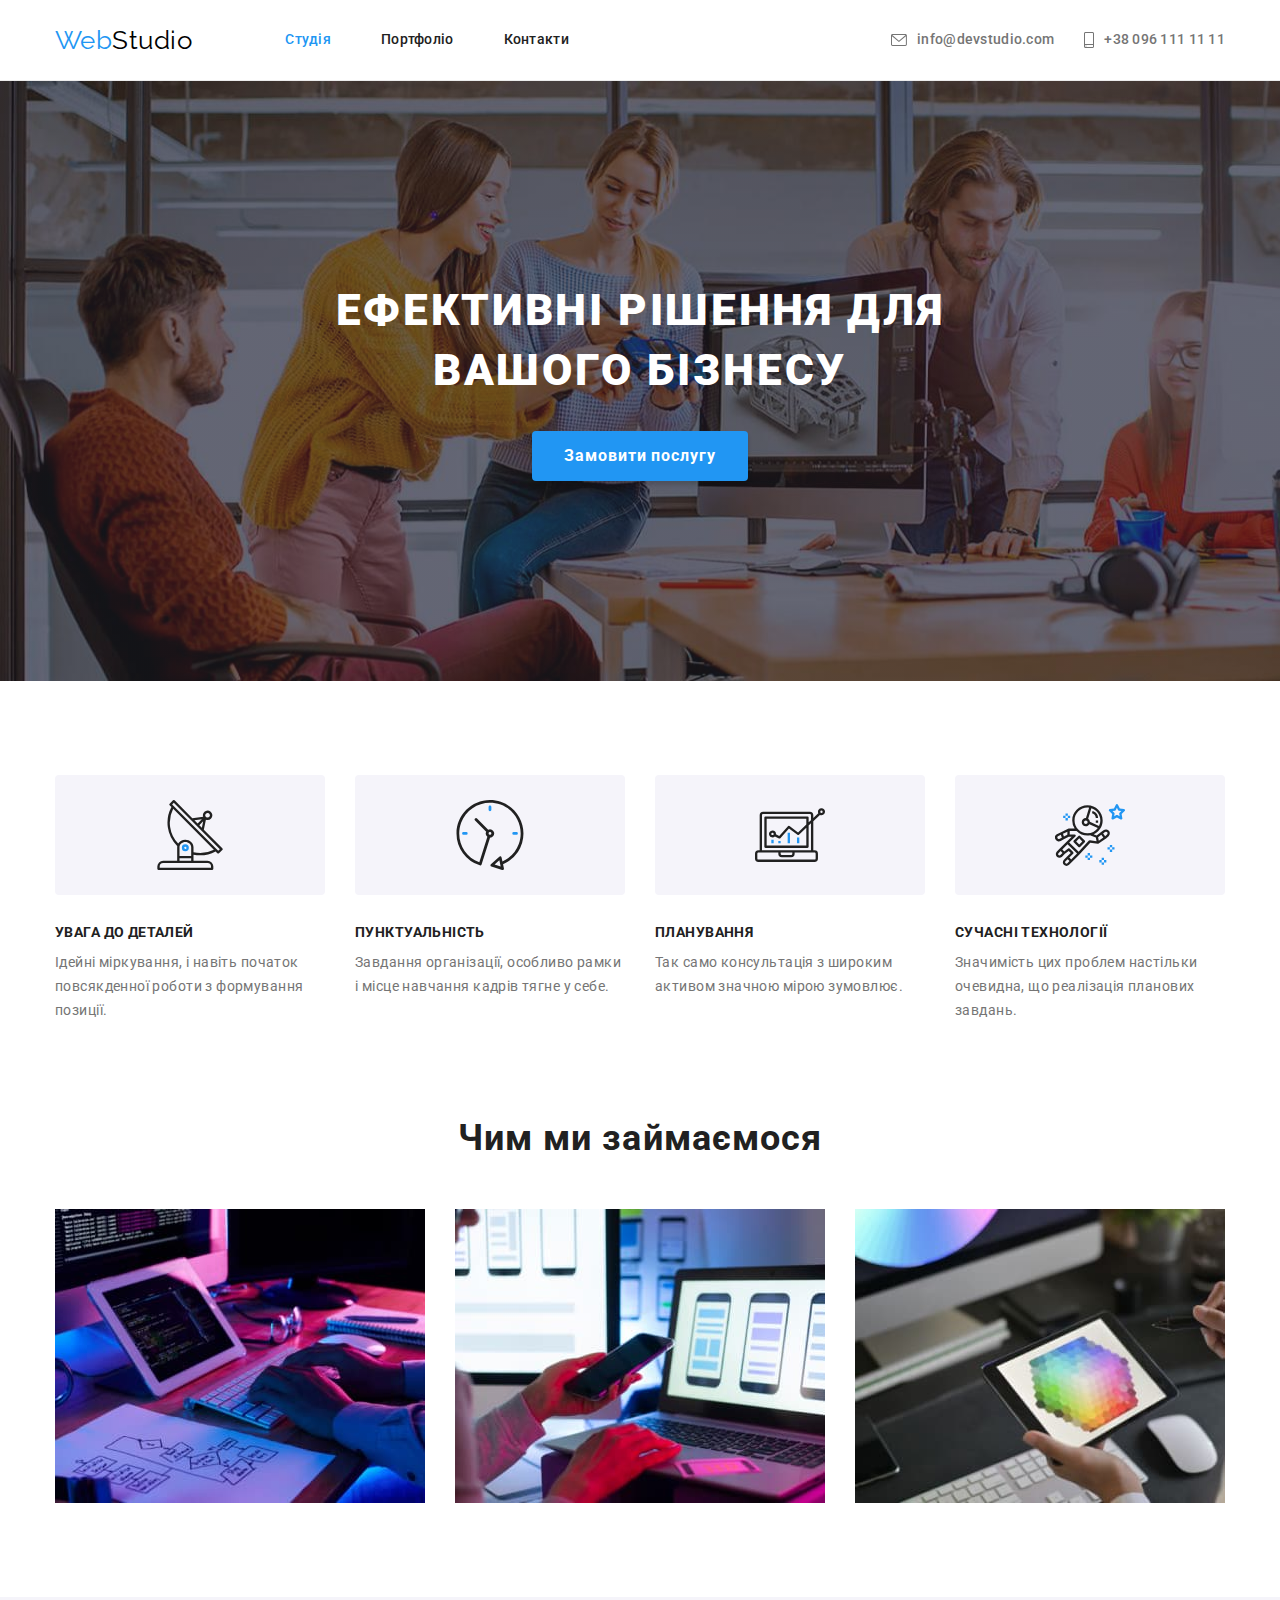
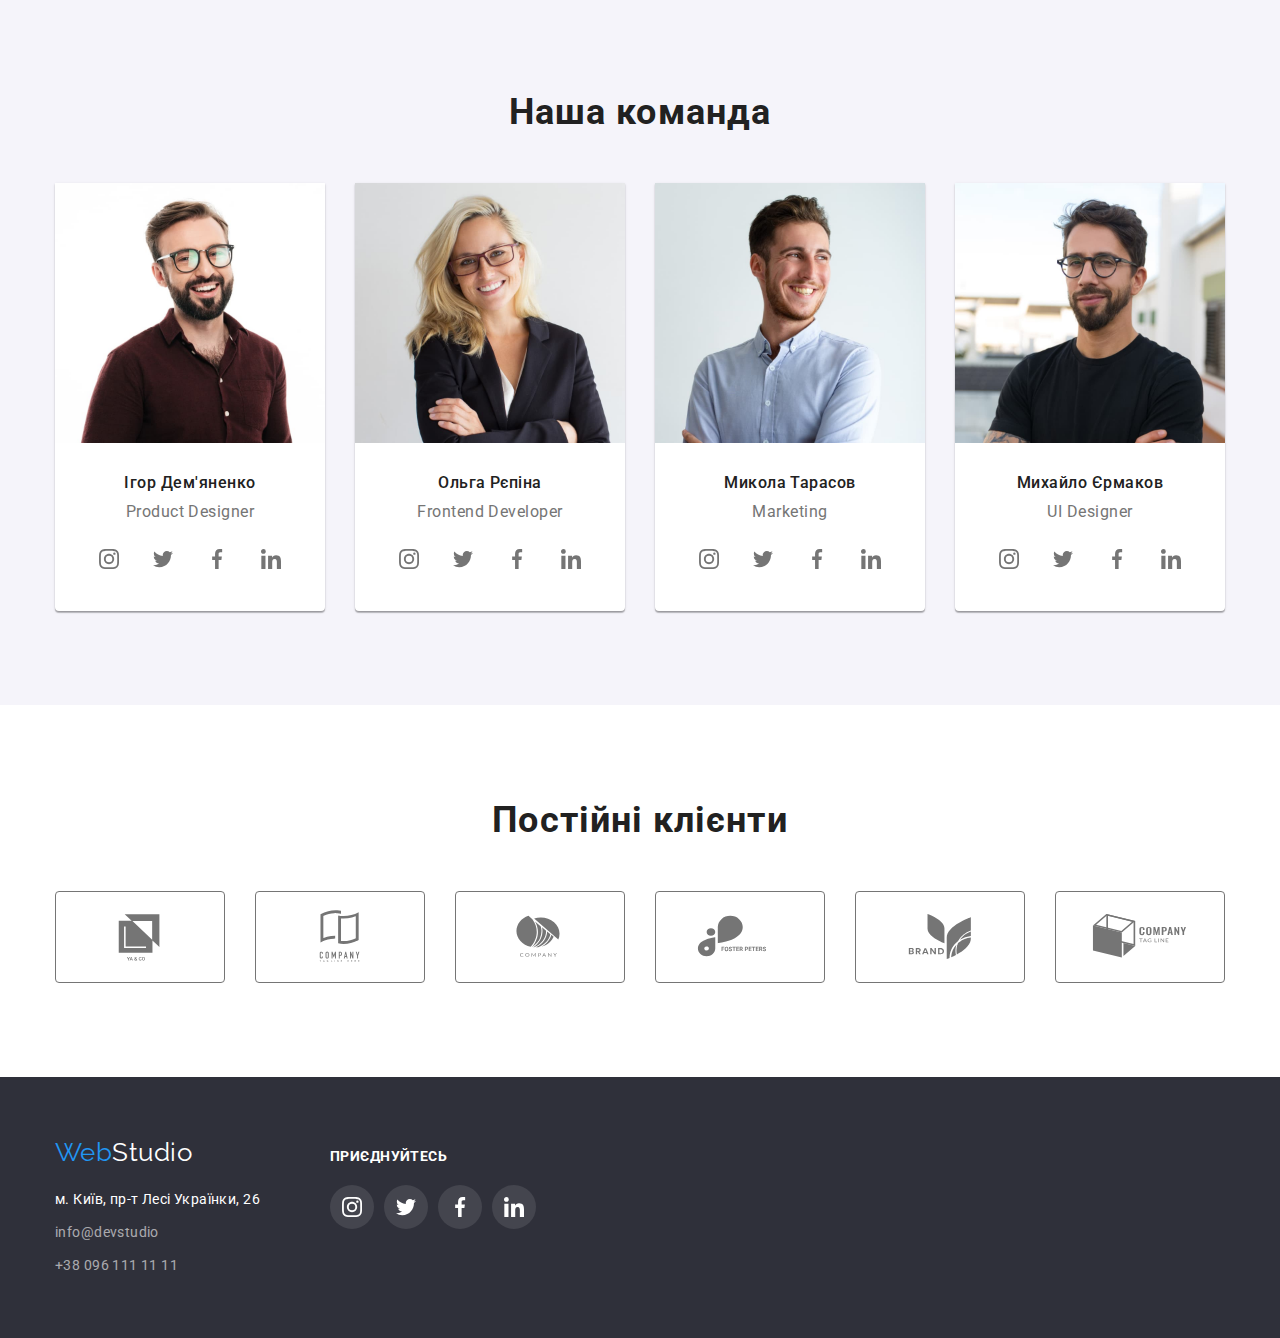
<file: index.html>
<!DOCTYPE html>
<html lang="uk">

<head>
    <meta charset="UTF-8">
    <meta http-equiv="X-UA-Compatible" content="IE=edge">
    <meta name="viewport" content="width=device-width, initial-scale=1.0">
    <title>Студія</title>
    
    <link rel="preconnect" href="https://fonts.googleapis.com">
    <link rel="preconnect" href="https://fonts.gstatic.com" crossorigin>
    <link href="https://fonts.googleapis.com/css2?family=Raleway:wght@700&family=Roboto:wght@400;500;700;900&display=swap" rel="stylesheet">
    <link rel="stylesheet" href="https://cdn.jsdelivr.net/npm/modern-normalize@1.1.0/modern-normalize.min.css">
    <link rel="stylesheet" href="./css/styles.css">

</head>

<body>
    <header class="page-header">
        <div class="container page-header-container">
            <nav class="menu">
                <a class="logo link" href="https://sergstorozhev1984.github.io/goit-markup-hw-03/"><span
                        class="logo-accent">Web</span>Studio</a>
                <ul class="site-nav list">
                    <li class="item"><a class="site-nav-link link current" href="./index.html">Студія</a></li>
                    <li class="item"><a class="site-nav-link link" href="./portfolio.html">Портфоліо</a></li>
                    <li class="item"><a class="site-nav-link link" href="">Контакти</a></li>
                </ul>
            </nav>

            <ul class="auth-nav list">
                <li class="item mail"><a href="mailto:info@devstudio.com" class="auth-nav-link mail-link link ">
                    <svg class="icon-mail" width="16" height="12">
                        <use href="./images/icons.svg#icon-envelope"></use>
                    </svg>
                    info@devstudio.com</a></li>
                <li class="item"><a href="tel:+380961111111" class="auth-nav-link tel-link link">
                    <svg class="icon-tel" width="10" height="16">
                        <use href="./images/icons.svg#icon-smartphone"></use>
                    </svg>
                    +38 096 111 11 11</a></li>
            </ul>
        </div>
    </header>
    <main>
        <section class="hero">
            <h1 class="hero-title">Ефективні рішення для вашого бізнесу</h1>
            <button class="modal-btn" type="button">Замовити послугу</button>
        </section>
        <section class="section-features section">
            <div class="container">
                <h2 class="section-title visually-hidden">Особливості</h2>
                <ul class="features list">
                    <li class="item">
                        <div class="futures-icons">
                            <svg class="icon-antenna" width="70" height="70">
                                <use href="./images/icons.svg#icon-antenna"></use>
                            </svg>
                        </div>
                        
                        <h3 class="features-item-title">УВАГА ДО ДЕТАЛЕЙ</h3>
                        <p class="features-description">Ідейні міркування, і навіть початок повсякденної роботи з формування позиції.</p>
                    </li>
                    <li class="item">
                        <div class="futures-icons">
                            <svg class="icon-clock" width="70" height="70">
                                <use href="./images/icons.svg#icon-clock"></use>
                            </svg>
                        </div>
                        <h3 class="features-item-title">ПУНКТУАЛЬНІСТЬ</h3>
                        <p class="features-description">Завдання організації, особливо рамки і місце навчання кадрів тягне у себе.</p>
                    </li>
                    <li class="item">
                        <div class="futures-icons">
                            <svg class="icon-diagram" width="70" height="70">
                                <use href="./images/icons.svg#icon-diagram"></use>
                            </svg>
                        </div>
                        <h3 class="features-item-title">ПЛАНУВАННЯ</h3>
                        <p class="features-description">Так само консультація з широким активом значною мірою зумовлює.</p>
                    </li>
                    <li class="item">
                        <div class="futures-icons">
                            <svg class="icon-astronaut" width="70" height="70">
                                <use href="./images/icons.svg#icon-astronaut"></use>
                            </svg>
                        </div>
                        <h3 class="features-item-title">СУЧАСНІ ТЕХНОЛОГІЇ</h3>
                        <p class="features-description">Значимість цих проблем настільки очевидна, що реалізація планових завдань.</p>
                    </li>
                </ul>
            </div>
        </section>
        <section class="section-speciality section">
            <div class="container">
                <h2 class="section-title ">Чим ми займаємося</h2>
                <ul class="speciality list">
                    <li class="item"><img src="./images/codding.jpg" alt="розробка" width="370"></li>
                    <li class="item"><img src="./images/mobile.jpg" alt="мобільні додатки" width="370"></li>
                    <li class="item"><img src="./images/games.jpg" alt="ігри" width="370"></li>
                </ul>
            </div>
        </section>
        <section class="section section-our-team">
            <div class="container">
                <h2 class="section-title">Наша команда</h2>
                <ul class="our-team list">
                    <li class="item">
                        <img class="team-member-picture" src="./images/product_designer.jpg"
                            alt="Ігор Дем'яненко - продакт-дізайнер" width="270">
                        <h3 class="team-member-name">Ігор Дем'яненко</h3>
                        <p class="team-member-job">Product Designer</p>
                        <ul class="social-list list">
                            <li class="social-list-item">
                                <a href="" class="social-list-link link">
                                    <svg class="social-list-icon" width="20" height="20">
                                        <use href="./images/icons.svg#icon-instagram"></use>
                                    </svg>
                            </a></li>
                            <li class="social-list-item"><a href="" class="social-list-link link">
                                <svg class="social-list-icon" width="20" height="20">
                                    <use href="./images/icons.svg#icon-twitter"></use>
                                </svg>
                            </a></li>
                            <li class="social-list-item"><a href="" class="social-list-link link">
                                <svg class="social-list-icon" width="20" height="20">
                                    <use href="./images/icons.svg#icon-facebook"></use>
                                </svg>
                            </a></li>
                            <li class="social-list-item"><a href="" class="social-list-link link">
                                <svg class="social-list-icon" width="20" height="20">
                                    <use href="./images/icons.svg#icon-linkedin"></use>
                                </svg>
                            </a></li>
                        </ul>
                    </li>
                    <li class="item">
                        <img class="team-member-picture" src="./images/frontend_developer.jpg"
                            alt="Ольга Рєпіна - фронтенд-розробник" width="270">
                        <h3 class="team-member-name">Ольга Рєпіна</h3>
                        <p class="team-member-job">Frontend Developer</p>
                        <ul class="social-list list">
                            <li class="social-list-item">
                                <a href="" class="social-list-link link">
                                    <svg class="social-list-icon" width="20" height="20">
                                        <use href="./images/icons.svg#icon-instagram"></use>
                                    </svg>
                            </a></li>
                            <li class="social-list-item"><a href="" class="social-list-link link">
                                <svg class="social-list-icon" width="20" height="20">
                                    <use href="./images/icons.svg#icon-twitter"></use>
                                </svg>
                            </a></li>
                            <li class="social-list-item"><a href="" class="social-list-link link">
                                <svg class="social-list-icon" width="20" height="20">
                                    <use href="./images/icons.svg#icon-facebook"></use>
                                </svg>
                            </a></li>
                            <li class="social-list-item"><a href="" class="social-list-link link">
                                <svg class="social-list-icon" width="20" height="20">
                                    <use href="./images/icons.svg#icon-linkedin"></use>
                                </svg>
                            </a></li>
                        </ul>
                    </li>
                    <li class="item">
                        <img class="team-member-picture" src="./images/marketing.jpg" alt="Микола Тарасов - маркетинг"
                            width="270">
                        <h3 class="team-member-name">Микола Тарасов</h3>
                        <p class="team-member-job">Marketing</p>
                        <ul class="social-list list">
                            <li class="social-list-item">
                                <a href="" class="social-list-link link">
                                    <svg class="social-list-icon" width="20" height="20">
                                        <use href="./images/icons.svg#icon-instagram"></use>
                                    </svg>
                            </a></li>
                            <li class="social-list-item"><a href="" class="social-list-link link">
                                <svg class="social-list-icon" width="20" height="20">
                                    <use href="./images/icons.svg#icon-twitter"></use>
                                </svg>
                            </a></li>
                            <li class="social-list-item"><a href="" class="social-list-link link">
                                <svg class="social-list-icon" width="20" height="20">
                                    <use href="./images/icons.svg#icon-facebook"></use>
                                </svg>
                            </a></li>
                            <li class="social-list-item"><a href="" class="social-list-link link">
                                <svg class="social-list-icon" width="20" height="20">
                                    <use href="./images/icons.svg#icon-linkedin"></use>
                                </svg>
                            </a></li>
                        </ul>
                    </li>
                    <li class="item">
                        <img class="team-member-picture" src="./images/ui_designer.jpg"
                            alt="Михайло Єрмаков - юай-дізайнер" width="270">
                        <h3 class="team-member-name">Михайло Єрмаков</h3>
                        <p class="team-member-job">UI Designer</p>
                        <ul class="social-list list">
                            <li class="social-list-item">
                                <a href="" class="social-list-link link">
                                    <svg class="social-list-icon" width="20" height="20">
                                        <use href="./images/icons.svg#icon-instagram"></use>
                                    </svg>
                            </a></li>
                            <li class="social-list-item"><a href="" class="social-list-link link">
                                <svg class="social-list-icon" width="20" height="20">
                                    <use href="./images/icons.svg#icon-twitter"></use>
                                </svg>
                            </a></li>
                            <li class="social-list-item"><a href="" class="social-list-link link">
                                <svg class="social-list-icon" width="20" height="20">
                                    <use href="./images/icons.svg#icon-facebook"></use>
                                </svg>
                            </a></li>
                            <li class="social-list-item"><a href="" class="social-list-link link">
                                <svg class="social-list-icon" width="20" height="20">
                                    <use href="./images/icons.svg#icon-linkedin"></use>
                                </svg>
                            </a></li>
                        </ul>
                    </li>
                </ul>
            </div>
        </section>
        <section class="section" >
            <div class="container">
                <h2 class="section-title">Постійні клієнти</h2>
                <ul class="clients-list list">
                    <li class="clients-list-item">
                        <a href="" class="clients-list-links link">
                            <svg class="clients-list-icon" width="106" height="60">
                                <use href="./images/icons.svg#icon-logo-ya"></use>
                            </svg>
                        </a>
                    </li>
                    <li class="clients-list-item">
                        <a href="" class="clients-list-links link">
                            <svg class="clients-list-icon" width="106" height="60">
                                <use href="./images/icons.svg#icon-logo-tag-line"></use>
                            </svg>
                        </a>
                    </li>
                    <li class="clients-list-item">
                        <a href="" class="clients-list-links link">
                            <svg class="clients-list-icon" width="106" height="60">
                                <use href="./images/icons.svg#icon-logo-company"></use>
                            </svg>
                        </a>
                    </li>
                    <li class="clients-list-item">
                        <a href="" class="clients-list-links link">
                            <svg class="clients-list-icon" width="106" height="60">
                                <use href="./images/icons.svg#icon-logo-foster"></use>
                            </svg>
                        </a>
                    </li>
                    <li class="clients-list-item">
                        <a href="" class="clients-list-links link">
                            <svg class="clients-list-icon" width="106" height="60">
                                <use href="./images/icons.svg#icon-logo-brand"></use>
                            </svg>
                        </a>
                    </li>
                    <li class="clients-list-item">
                        <a href="" class="clients-list-links link">
                            <svg class="clients-list-icon" width="106" height="60">
                                <use href="./images/icons.svg#icon-logo-tag"></use>
                            </svg>
                        </a>
                    </li>
                </ul>
            </div>
        </section>
    </main>
    <footer class="footer">
        <div class="container footer-container">
            <div class="address">
                <a class="logo footer-logo link" href="https://sergstorozhev1984.github.io/goit-markup-hw-03/"><span
                        class="logo-accent">Web</span>Studio</a>
                <address>
                    <ul class="contacts list">
                        <li class="item"><a class="contacts-map link"
                                href="https://www.google.com/maps/d/viewer?mid=10uSM3H-mIU3GznYo2szRIEphczw&hl=en_US&ll=50.42732700000001%2C30.538092&z=17"
                                target="_blank" rel="noopener noreferrer">м. Київ, пр-т Лесі Українки, 26</a></li>
                        <li class="item"><a class="contacts-mail link" href="mailto:info@devstudio.com">info@devstudio</a>
                        </li>
                        <li class="item"><a class="contacts-tel link" href="tel:+380961111111">+38 096 111 11 11</a></li>
                    </ul>
                
                </address>
            </div>
            <div class="join">
                <h3 class="title-join">приєднуйтесь</h3>
                <ul class="social-list list">
                    <li class="social-list-item">
                        <a href="" class="social-list-link link">
                            <svg class="social-list-icon" width="20" height="20">
                                <use href="./images/icons.svg#icon-instagram"></use>
                            </svg>
                        </a>
                    </li>
                    <li class="social-list-item"><a href="" class="social-list-link link">
                            <svg class="social-list-icon" width="20" height="20">
                                <use href="./images/icons.svg#icon-twitter"></use>
                            </svg>
                        </a></li>
                    <li class="social-list-item"><a href="" class="social-list-link link">
                            <svg class="social-list-icon" width="20" height="20">
                                <use href="./images/icons.svg#icon-facebook"></use>
                            </svg>
                        </a></li>
                    <li class="social-list-item"><a href="" class="social-list-link link">
                            <svg class="social-list-icon" width="20" height="20">
                                <use href="./images/icons.svg#icon-linkedin"></use>
                            </svg>
                        </a></li>
                </ul>
            </div>
            
        </div>

    </footer>
</body>

</html>
</file>
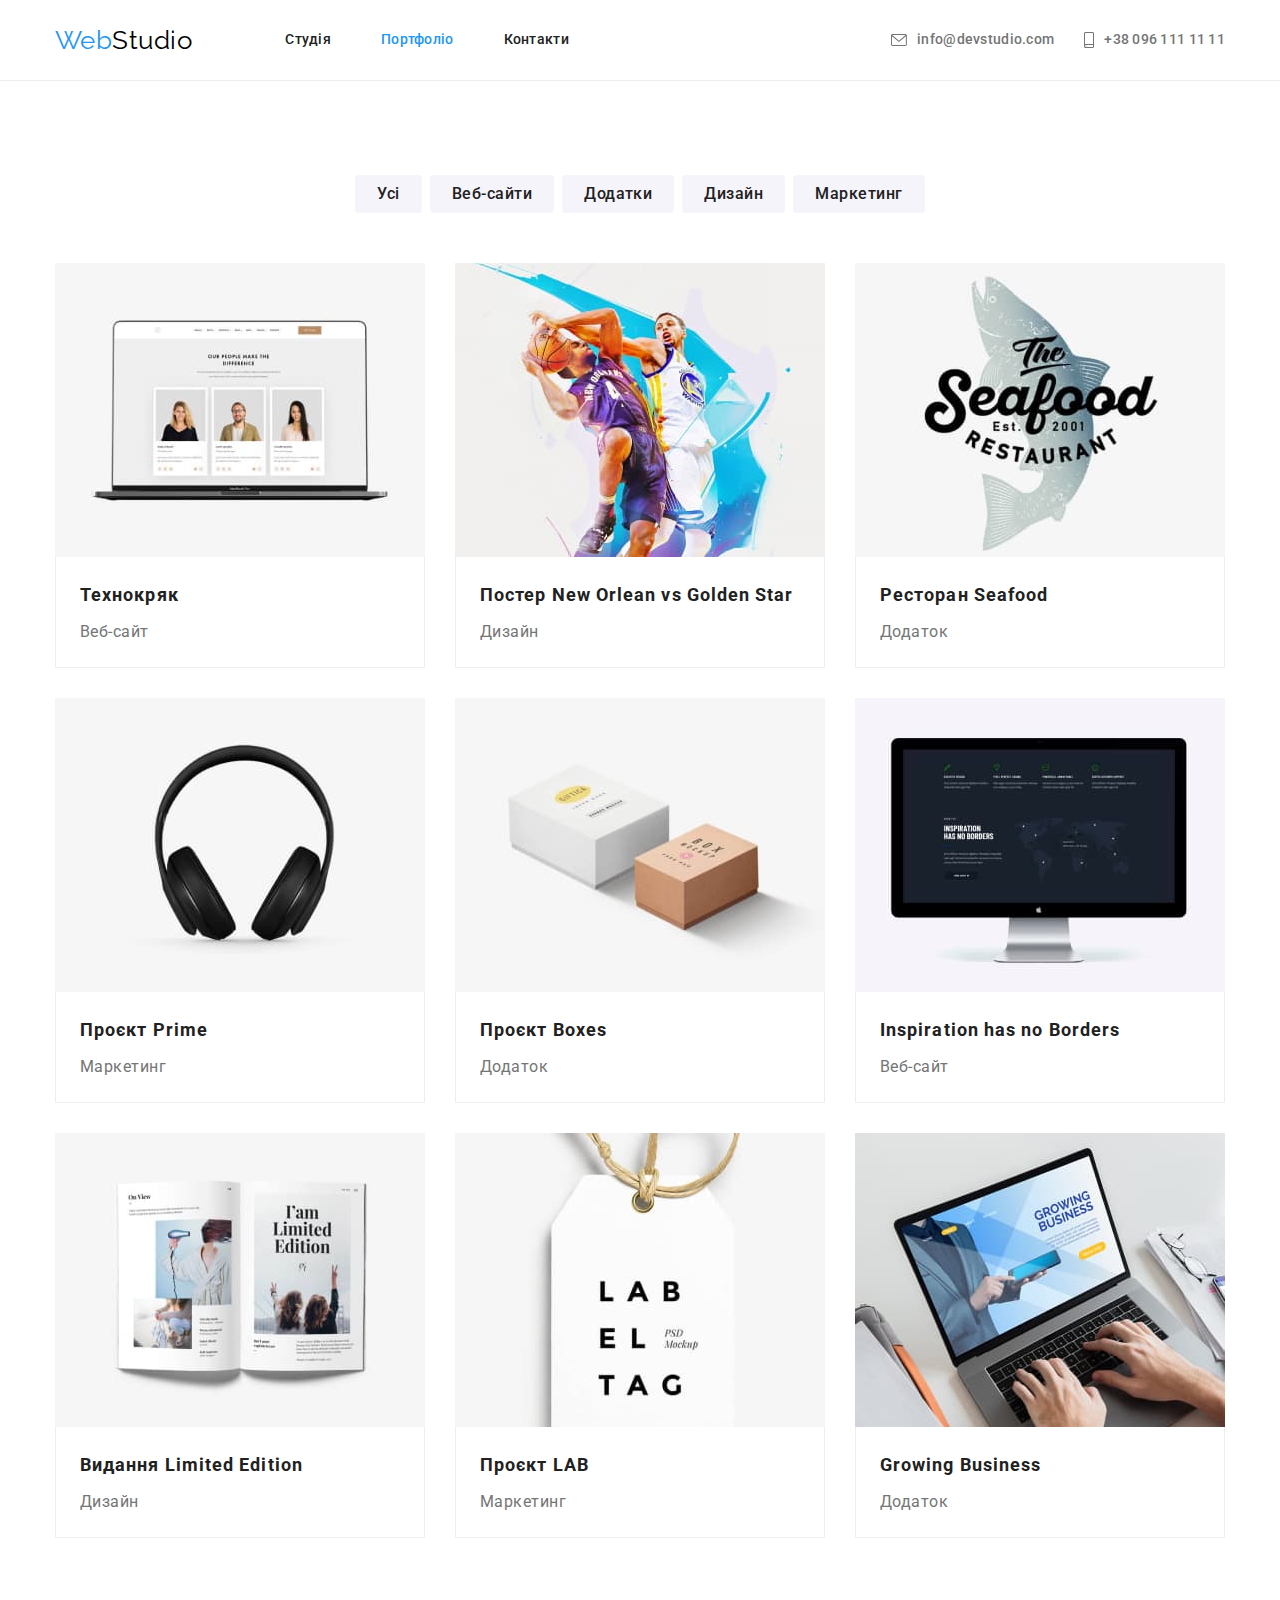
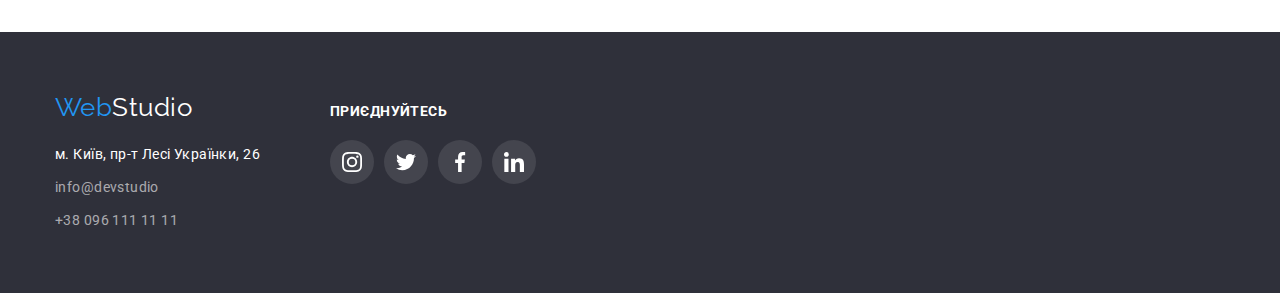
<file: portfolio.html>
<!DOCTYPE html>
<html lang="uk">

<head>
    <meta charset="UTF-8">
    <meta http-equiv="X-UA-Compatible" content="IE=edge">
    <meta name="viewport" content="width=device-width, initial-scale=1.0">
    <title>Портфоліо</title>

    <link rel="preconnect" href="https://fonts.googleapis.com">
    <link rel="preconnect" href="https://fonts.gstatic.com" crossorigin>
    <link
        href="https://fonts.googleapis.com/css2?family=Raleway:wght@700&family=Roboto:wght@400;500;700;900&display=swap"
        rel="stylesheet">
    <link rel="stylesheet" href="https://cdn.jsdelivr.net/npm/modern-normalize@1.1.0/modern-normalize.min.css">
    <link rel="stylesheet" href="./css/styles.css">

</head>

<body>
    <header class="page-header">
        <div class="container page-header-container">
            <nav class="menu">
                <a class="logo link" href="https://sergstorozhev1984.github.io/goit-markup-hw-03/"><span
                        class="logo-accent">Web</span>Studio</a>
                <ul class="site-nav list">
                    <li class="item"><a class="site-nav-link link" href="./index.html">Студія</a></li>
                    <li class="item"><a class="site-nav-link link current" href="./portfolio.html">Портфоліо</a></li>
                    <li class="item"><a class="site-nav-link link" href="">Контакти</a></li>
                </ul>
            </nav>
    
            <ul class="auth-nav list">
                <li class="item mail"><a href="mailto:info@devstudio.com" class="auth-nav-link mail-link link ">
                        <svg class="icon-mail" width="16" height="12">
                            <use href="./images/icons.svg#icon-envelope"></use>
                        </svg>
                        info@devstudio.com</a></li>
                <li class="item"><a href="tel:+380961111111" class="auth-nav-link tel-link link">
                        <svg class="icon-tel" width="10" height="16">
                            <use href="./images/icons.svg#icon-smartphone"></use>
                        </svg>
                        +38 096 111 11 11</a></li>
            </ul>
        </div>
    </header>
    <main class="section">
        <div class="container">
            <h1 class="section-title visually-hidden">Портфоліо</h1>
            <ul class="filters-list list">
                <li class="filters-list-item"><button type="button" class="filters-list-btn selected-filter">Усі</button></li>
                <li class="filters-list-item"><button type="button" class="filters-list-btn">Веб-сайти</button></li>
                <li class="filters-list-item"><button type="button" class="filters-list-btn">Додатки</button></li>
                <li class="filters-list-item"><button type="button" class="filters-list-btn">Дизайн</button></li>
                <li class="filters-list-item"><button type="button" class="filters-list-btn">Маркетинг</button></li>
            </ul>
            <ul class="projects-list list">
                <li class="projects-list-item item">
                    <img src="./images/images-portfolio/portfolio-1.jpg" alt="Ноутбук з веб-сайтом" width="370">
                    <div class="projects-descriptrion-wrap">
                        <h2 class="projects-list-title">Технокряк</h2>
                        <p class="projects-list-filter">Веб-сайт</p>
                    </div>
                </li>
                <li class="projects-list-item">
                    <img src="./images/images-portfolio/portfolio-2.jpg" alt="Баскетболісти" width="370">
                    <div class="projects-descriptrion-wrap">
                        <h2 class="projects-list-title">Постер New Orlean vs Golden Star</h2>
                        <p class="projects-list-filter">Дизайн</p>
                    </div>
                </li>
                <li class="projects-list-item">
                    <img src="./images/images-portfolio/portfolio-3.jpg" alt="Логотип з рибою" width="370">
                    <div class="projects-descriptrion-wrap">
                        <h2 class="projects-list-title">Ресторан Seafood</h2>
                        <p class="projects-list-filter">Додаток</p>
                    </div>
                </li>
                <li class="projects-list-item">
                    <img src="./images/images-portfolio/portfolio-4.jpg" alt="Навушники" width="370">
                    <div class="projects-descriptrion-wrap">
                        <h2 class="projects-list-title">Проєкт Prime</h2>
                        <p class="projects-list-filter">Маркетинг</p>
                    </div>
                </li>
                <li class="projects-list-item">
                    <img src="./images/images-portfolio/portfolio-5.jpg" alt="Дві коробки" width="370">
                    <div class="projects-descriptrion-wrap">
                        <h2 class="projects-list-title">Проєкт Boxes</h2>
                        <p class="projects-list-filter">Додаток</p>
                    </div>
                </li>
                <li class="projects-list-item">
                    <img src="./images/images-portfolio/portfolio-6.jpg" alt="Монітор" width="370">
                    <div class="projects-descriptrion-wrap">
                        <h2 class="projects-list-title">Inspiration has no Borders</h2>
                        <p class="projects-list-filter">Веб-сайт</p>
                    </div>
                </li>
                <li class="projects-list-item">
                    <img src="./images/images-portfolio/portfolio-7.jpg" alt="Книга" width="370">
                    <div class="projects-descriptrion-wrap">
                        <h2 class="projects-list-title">Видання Limited Edition</h2>
                        <p class="projects-list-filter">Дизайн</p>
                    </div>
                </li>
                <li class="projects-list-item">
                    <img src="./images/images-portfolio/portfolio-8.jpg" alt="Бирка" width="370">
                    <div class="projects-descriptrion-wrap">
                        <h2 class="projects-list-title">Проєкт LAB</h2>
                        <p class="projects-list-filter">Маркетинг</p>
                    </div>
                </li>
                <li class="projects-list-item">
                    <img src="./images/images-portfolio/portfolio-9.jpg" alt="Ноутбук з додатком" width="370">
                    <div class="projects-descriptrion-wrap">
                        <h2 class="projects-list-title">Growing Business</h2>
                        <p class="projects-list-filter">Додаток</p>
                    </div>
                </li>
            </ul>
        </div>
    </main>
    <footer class="footer">
        <div class="container footer-container">
            <div class="address">
                <a class="logo footer-logo link" href="https://sergstorozhev1984.github.io/goit-markup-hw-03/"><span
                        class="logo-accent">Web</span>Studio</a>
                <address>
                    <ul class="contacts list">
                        <li class="item"><a class="contacts-map link"
                                href="https://www.google.com/maps/d/viewer?mid=10uSM3H-mIU3GznYo2szRIEphczw&hl=en_US&ll=50.42732700000001%2C30.538092&z=17"
                                target="_blank" rel="noopener noreferrer">м. Київ, пр-т Лесі Українки, 26</a></li>
                        <li class="item"><a class="contacts-mail link" href="mailto:info@devstudio.com">info@devstudio</a>
                        </li>
                        <li class="item"><a class="contacts-tel link" href="tel:+380961111111">+38 096 111 11 11</a></li>
                    </ul>
    
                </address>
            </div>
            <div class="join">
                <h3 class="title-join">приєднуйтесь</h3>
                <ul class="social-list list">
                    <li class="social-list-item">
                        <a href="" class="social-list-link link">
                            <svg class="social-list-icon" width="20" height="20">
                                <use href="./images/icons.svg#icon-instagram"></use>
                            </svg>
                        </a>
                    </li>
                    <li class="social-list-item"><a href="" class="social-list-link link">
                            <svg class="social-list-icon" width="20" height="20">
                                <use href="./images/icons.svg#icon-twitter"></use>
                            </svg>
                        </a></li>
                    <li class="social-list-item"><a href="" class="social-list-link link">
                            <svg class="social-list-icon" width="20" height="20">
                                <use href="./images/icons.svg#icon-facebook"></use>
                            </svg>
                        </a></li>
                    <li class="social-list-item"><a href="" class="social-list-link link">
                            <svg class="social-list-icon" width="20" height="20">
                                <use href="./images/icons.svg#icon-linkedin"></use>
                            </svg>
                        </a></li>
                </ul>
            </div>
    
        </div>
    
    </footer>
</body>

</html>
</file>
<file: css/styles.css>
:root {
  --primary-font: 'Roboto', sans-serif;
  --secondary-font: 'Raleway', sans-serif;
  --primery-text-color: #757575;
  --title-text-color: #212121;
  --accent-color: #2196f3;
  --primary-white-color: #ffffff;
}

body {
  font-family: var(--primary-font);
  letter-spacing: 0.03em;
}

h1,
h2,
h3,
h4,
h5,
h6,
p {
  margin-top: 0;
  margin-bottom: 0;
}

ul,
ol {
  margin-top: 0;
  margin-bottom: 0;
  padding-left: 0;
}

.list {
  list-style: none;
}

.link {
  text-decoration: none;
}

button {
  cursor: pointer;
}

img {
  display: block;
  /* max-width: 100%;
  height: auto; */
}

address {
  font-style: normal;
}

.container {
  margin-left: auto;
  margin-right: auto;

  width: 1200px;
  padding-left: 15px;
  padding-right: 15px;
}

.visually-hidden {
  position: absolute;
  width: 1px;
  height: 1px;
  margin: -1px;
  padding: 0;
  overflow: hidden;
  border: 0;
  clip: rect(0 0 0 0);
}

/* Header */

.page-header {
  border-bottom: 1px solid #ececec;
}

.page-header-container {
  display: flex;
  align-items: center;
}

.menu {
  display: flex;
  align-items: center;
  column-gap: 93px;
}

.logo {
  color: #000000;
  font-family: var(--secondary-font);
  font-size: 26px;
  line-height: 1.19;
}

.logo-accent {
  color: var(--accent-color);
}

/* Site-nav, auth-nav */

.site-nav,
.auth-nav {
  display: flex;
  align-items: center;
}

.site-nav {
  column-gap: 50px;
}

.auth-nav {
  margin-left: auto;
}

.auth-nav .mail {
  margin-right: 30px;
}

.site-nav-link,
.auth-nav-link {
  padding-top: 32px;
  padding-bottom: 32px;

  font-size: 14px;
  font-weight: 500;
  letter-spacing: 0.02em;
  line-height: 1.14;
}

.site-nav-link {
  color: var(--title-text-color);
  display: flex;
}

.site-nav-link:hover,
.site-nav-link:focus {
  color: var(--accent-color);
}

.site-nav-link.current {
  color: var(--accent-color);
}

.auth-nav-link {
  color: var(--primery-text-color);
  display: flex;
  align-items: center;
  column-gap: 10px;
}

.icon-mail,
.icon-tel {
  fill: var(--primery-text-color);
}

.mail-link:hover,
.mail-link:focus {
  color: var(--accent-color);
}
.mail-link:hover .icon-mail,
.mail-link:focus .icon-mail {
  fill: var(--accent-color);
}

.tel-link:hover,
.tel-link:focus {
  color: var(--accent-color);
}

.tel-link:hover .icon-tel,
.tel-link:focus .icon-tel {
  fill: var(--accent-color);
}

/* Hero */

.hero {
  padding: 200px 0;
  max-width: 1600px;
  margin: 0 auto;
  text-align: center;
  background-color: #c4c4c4;
  background-image: linear-gradient(to right, rgba(47, 48, 58, 0.4), rgba(47, 48, 58, 0.4)),
    url(../images/hero.jpg), linear-gradient(to right, #c4c4c4, #c4c4c4);
  text-align: center;
}

.hero-title {
  margin-bottom: 30px;
  width: 696px;
  margin-left: auto;
  margin-right: auto;

  color: var(--primary-white-color);
  font-weight: 900;
  font-size: 44px;
  line-height: 1.36;
  letter-spacing: 0.06em;
  text-transform: uppercase;
}

.modal-btn {
  display: inline-block;
  padding: 10px 32px;
  min-width: 216px;
  border-radius: 4px;

  border: none;
  box-shadow: 0px 4px 4px rgba(0, 0, 0, 0.15);

  color: var(--primary-white-color);
  background-color: var(--accent-color);
  font-family: var(--primary-font);
  font-weight: 700;
  font-size: 16px;
  line-height: 1.88;
  text-align: center;
  letter-spacing: 0.06em;
}

.modal-btn:hover,
.modal-btn:focus {
  background-color: #188ce8;
}

/* Section */

.section {
  padding: 94px 0;
}

.section-title {
  margin-bottom: 50px;

  color: var(--title-text-color);
  font-weight: 700;
  font-size: 36px;
  line-height: 1.17;
  text-align: center;
  letter-spacing: 0.03em;
}

/* Features */

.section-features {
  padding-bottom: 47px;
}
.features {
  display: flex;
  column-gap: 30px;

  color: var(--primery-text-color);
  font-weight: 400;
  font-size: 14px;
  line-height: 1.71;
  letter-spacing: 0.03em;
}

.features .item {
  flex-basis: calc((100%-90px) / 4);
}

.features-item-title {
  margin-bottom: 10px;

  color: var(--title-text-color);
  font-weight: 700;
  font-size: 14px;
  line-height: 1.14;
  letter-spacing: 0.03em;
  text-transform: uppercase;
}

.futures-icons {
  padding: 25px 100px;
  display: flex;
  justify-content: center;
  align-items: center;
  margin-bottom: 30px;
  background: #f5f4fa;
  border-radius: 4px;
}

/* Our speciality */

.section-speciality {
  padding-top: 47px;
}
.speciality {
  display: flex;
  column-gap: 30px;
}

.speciality .item {
  flex-basis: calc((100% - 60px) / 3);
}

/*  Our team */

.section-our-team {
  background-color: #f5f4fa;
}

.our-team {
  display: flex;
  column-gap: 30px;
}
.our-team .item {
  flex-basis: calc((100% - 90px) / 4);
  padding-bottom: 30px;
  background-color: var(--primary-white-color);
  box-shadow: 0px 1px 3px rgba(0, 0, 0, 0.12), 0px 1px 1px rgba(0, 0, 0, 0.14),
    0px 2px 1px rgba(0, 0, 0, 0.2);
  border-radius: 0px 0px 4px 4px;
}

.team-member-picture {
  padding-bottom: 30px;
}

.team-member-job {
  margin-bottom: 16px;
}
.team-member-name {
  margin-bottom: 10px;
}

.team-member-name,
.team-member-job {
  color: var(--title-text-color);
  font-weight: 500;
  font-size: 16px;
  line-height: 1.19;
  text-align: center;
  letter-spacing: 0.03em;
}
.team-member-job {
  font-weight: 400;
  color: var(--primery-text-color);
}

.social-list {
  display: flex;
  justify-content: center;
  column-gap: 10px;
}

.social-list-link {
  display: flex;
  justify-content: center;
  align-items: center;
  width: 44px;
  height: 44px;
  background-color: var(--primary-white-color);
  border-radius: 50%;
}

.social-list-icon {
  fill: var(--primery-text-color);
}

.social-list-link:hover,
.social-list-link:focus {
  background-color: var(--accent-color);
}

.social-list-link:hover .social-list-icon,
.social-list-link:focus .social-list-icon {
  background-color: var(--accent-color);
  fill: var(--primary-white-color);
}

/* Clients */

.clients-list {
  display: flex;
  column-gap: 30px;
}

.clients-list-links {
  display: flex;
  justify-content: center;
  align-items: center;
  width: 170px;
  height: 92px;
  border: 1px solid var(--primery-text-color);
  border-radius: 4px;
}

.clients-list-links:hover,
.clients-list-links:focus {
  border: 1px solid var(--accent-color);
}

.clients-list-icon {
  fill: var(--primery-text-color);
}

.clients-list-links:hover .clients-list-icon,
.clients-list-links:focus .clients-list-icon {
  fill: var(--accent-color);
}

/* footer */

.footer {
  background-color: #2f303a;
  padding: 60px 0;
}

.footer-container {
  display: flex;
  align-items: baseline;
  column-gap: 70px;
}

/* Address */

.footer-logo {
  color: var(--primary-white-color);
  margin-bottom: 20px;
  display: block;
}

.contacts-map,
.contacts-mail,
.contacts-tel {
  font-weight: 400;
  font-size: 14px;
  line-height: 1.71;
  letter-spacing: 0.03em;
  text-decoration: none;
  font-style: normal;
}

.contacts-map {
  color: var(--primary-white-color);
}
.contacts .item + .item {
  margin-top: 9px;
}
.contacts .link:hover,
.contacts .link:focus {
  color: var(--accent-color);
}

.contacts-mail,
.contacts-tel {
  color: rgba(255, 255, 255, 0.6);
}

/* Join */

.title-join {
  margin-bottom: 20px;

  font-weight: 700;
  font-size: 14px;
  line-height: 1.14;
  letter-spacing: 0.03em;
  text-transform: uppercase;
  color: #ffffff;
}

.join .social-list-link {
  background-color: rgba(255, 255, 255, 0.1);
}

.join .social-list-icon {
  fill: var(--primary-white-color);
}

.join .social-list-link:hover,
.join .social-list-link:focus {
  background-color: var(--accent-color);
}

.join .social-list-link:hover .join .social-list-icon,
.join .social-list-link:focus .join .social-list-icon {
  fill: var(--primary-white-color);
}

/* Portfolio */

.filters-list {
  display: flex;
  justify-content: center;
  margin-bottom: 50px;
  column-gap: 8px;
}

.filters-list-btn {
  display: inline-flex;
  border: none;
  border-radius: 4px;
  padding: 6px 22px;

  font-family: var(--primary-font);
  font-weight: 500;
  font-size: 16px;
  line-height: 1.62;
  text-align: center;
  letter-spacing: 0.03em;
  color: var(--title-text-color);
  background-color: #f5f4fa;
}

/* .selected-filter {
  color: var(--primary-white-color);
  background: var(--accent-color);
  box-shadow: 0px 3px 1px rgba(0, 0, 0, 0.1), 0px 1px 2px rgba(0, 0, 0, 0.08),
    0px 2px 2px rgba(0, 0, 0, 0.12);
} */

.filters-list-btn:hover,
.filters-list-btn:focus {
  color: var(--primary-white-color);
  background: var(--accent-color);
  box-shadow: 0px 3px 1px rgba(0, 0, 0, 0.1), 0px 1px 2px rgba(0, 0, 0, 0.08),
    0px 2px 2px rgba(0, 0, 0, 0.12);
}

/* Galery */

.projects-list {
  display: flex;
  flex-wrap: wrap;
  column-gap: 30px;
  row-gap: 30px;
}
.projects-list-item {
  flex-basis: calc((100% - 60px) / 3);
  background: var(--primary-white-color);
}
.projects-list-item:hover,
.projects-list-item:focus {
  cursor: pointer;
  box-shadow: 0px 1px 1px rgba(0, 0, 0, 0.12), 0px 4px 4px rgba(0, 0, 0, 0.06),
    1px 4px 6px rgba(0, 0, 0, 0.16);
}

/* .projects-selected {
  border: 1px solid #eeeeee;
  box-shadow: 0px 1px 1px rgba(0, 0, 0, 0.12), 0px 4px 4px rgba(0, 0, 0, 0.06),
    1px 4px 6px rgba(0, 0, 0, 0.16);
} */

.projects-list-title {
  margin-bottom: 4px;

  color: var(--title-text-color);
  font-weight: 700;
  font-size: 18px;
  line-height: 2;
  letter-spacing: 0.06em;
}

.projects-list-filter {
  color: var(--primery-text-color);
  font-weight: 400;
  font-size: 16px;
  line-height: 1.88;
  letter-spacing: 0.03em;
}
.projects-descriptrion-wrap {
  padding: 20px 24px;
  border: 1px solid #eeeeee;
  border-top: none;
}
</file>
